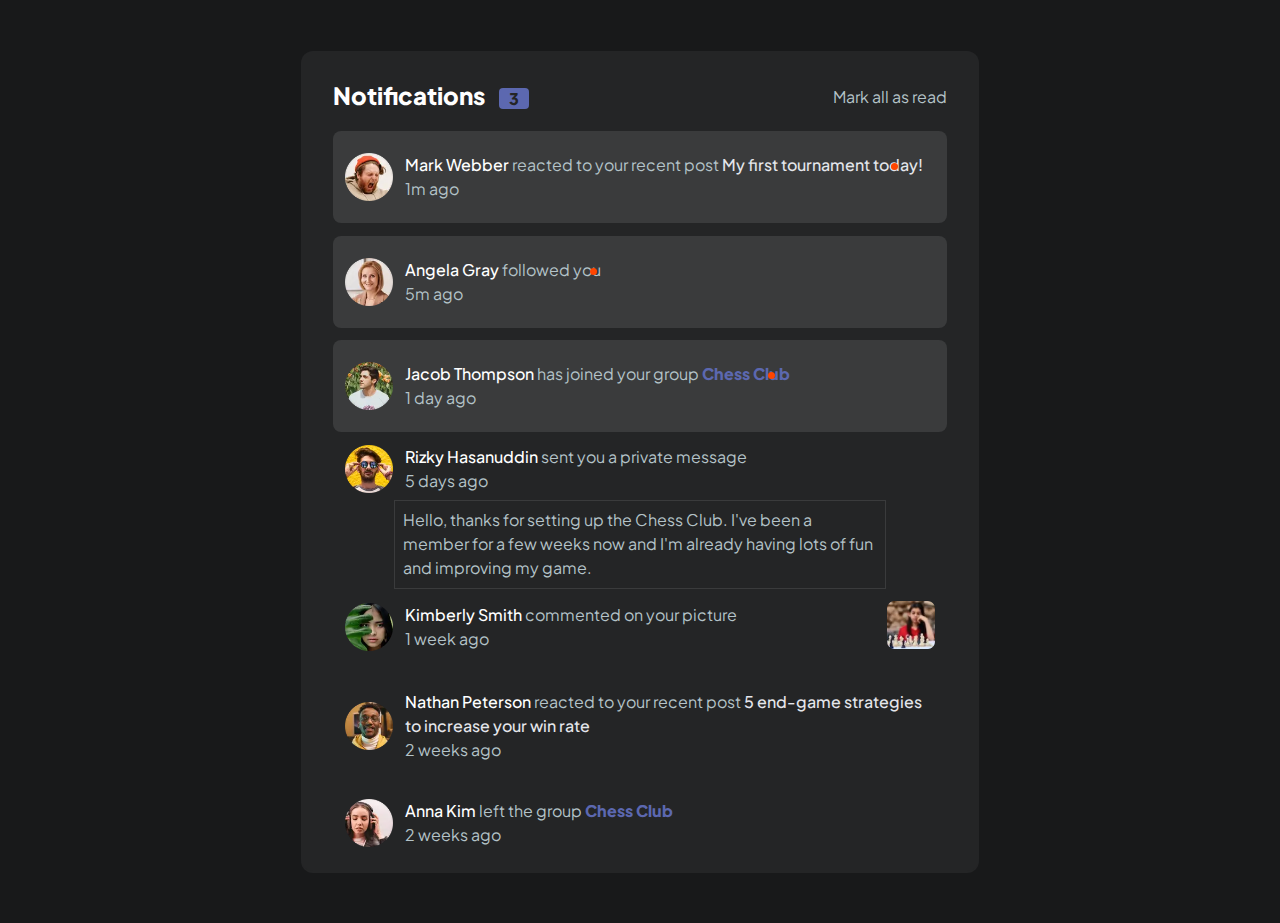
<file: index.html>
<!DOCTYPE html>
<html lang="en">
<head>
  <meta charset="UTF-8">
  <meta name="viewport" content="width=device-width, initial-scale=1.0"> 
  <link rel="icon" type="image/png" sizes="32x32" href="https://cdn5.vectorstock.com/i/1000x1000/81/54/new-notification-icon-vector-19838154.jpg">
  <title>| Notifications page</title>
  <link rel="stylesheet" href="style.css">
</head>

<body>
<main class="main">
<div class="notifications-container">
  <div class="title">
    <p class="bold-1">Notifications <span class="notification-count">3</span></p>
    <p class="small-txt mark-read">Mark all as read</p>
  </div>
<div class="notification unread">
  <img src="assets/images/avatar-mark-webber.webp" alt="avatar">
  <div class="user-name">
   <p><span class="bold">Mark Webber</span> reacted to your recent post <span class="bold-2">My first tournament today!</span><span class="dot-one dot"></span></p>
   <p class="small-txt">1m ago</p>
  </div>
  </div>
<div class="notification unread">
<img src="assets/images/avatar-angela-gray.webp" alt="avatar angela">
<div class="user-name">
<p><span class="bold">Angela Gray</span> followed you<span class="dot-two dot"></span></p>
<p class="small-txt">5m ago</p>
</div>
</div>
<div class="notification unread">
<img src="assets/images/avatar-jacob-thompson.webp" alt="avatar jacob">
<div class="username">
<p><span class="bold">Jacob Thompson</span> has joined your group <span class="blue-txt">Chess Club<span class="dot-three dot"></span</p>
<p class="small-txt">1 day ago</p>
</div>
</div>
<div class="read pvt-msg">
<img src="assets/images/avatar-rizky-hasanuddin.webp" alt="avatar">
<div class="username">
<p><span class="bold">Rizky Hasanuddin</span> sent you a private message</p>
<p class="small-txt">5 days ago</p>
</div>
</div>
<div class="comment">
<p>Hello, thanks for setting up the Chess Club. I've been a member for a few weeks now and 
  I'm already having lots of fun and improving my game.</p>
</div>
<div class="read">
<img src="assets/images/avatar-kimberly-smith.webp" alt="avatar kim">
<div class="username">
<p><span class="bold">Kimberly Smith</span> commented on your picture</p>
<p class="small-txt">1 week ago</p>
</div>
<div class="chess-img">
<img src="assets/images/image-chess.webp" alt="chess image">
</div>
</div>
<div class="read">
<img src="assets/images/avatar-nathan-peterson.webp" alt="avatar">
<div class="user-name">
<p> <span class="bold">Nathan Peterson</span> reacted to your recent post <span class="bold-2">5 end-game strategies to increase your win rate</span></p>
<p class="small-txt">2 weeks ago</p>
</div>
</div>
<div class="read">
<img src="assets/images/avatar-anna-kim.webp" alt="avatar">
<div class="user-name">
<p><span class="bold">Anna Kim</span> left the group <span class="blue-txt">Chess Club</span></p>
<p class="small-txt">2 weeks ago</p>
</div>
</div>
</div>
</main>
  <script src="index.js"></script>
</body>
</html>
</file>
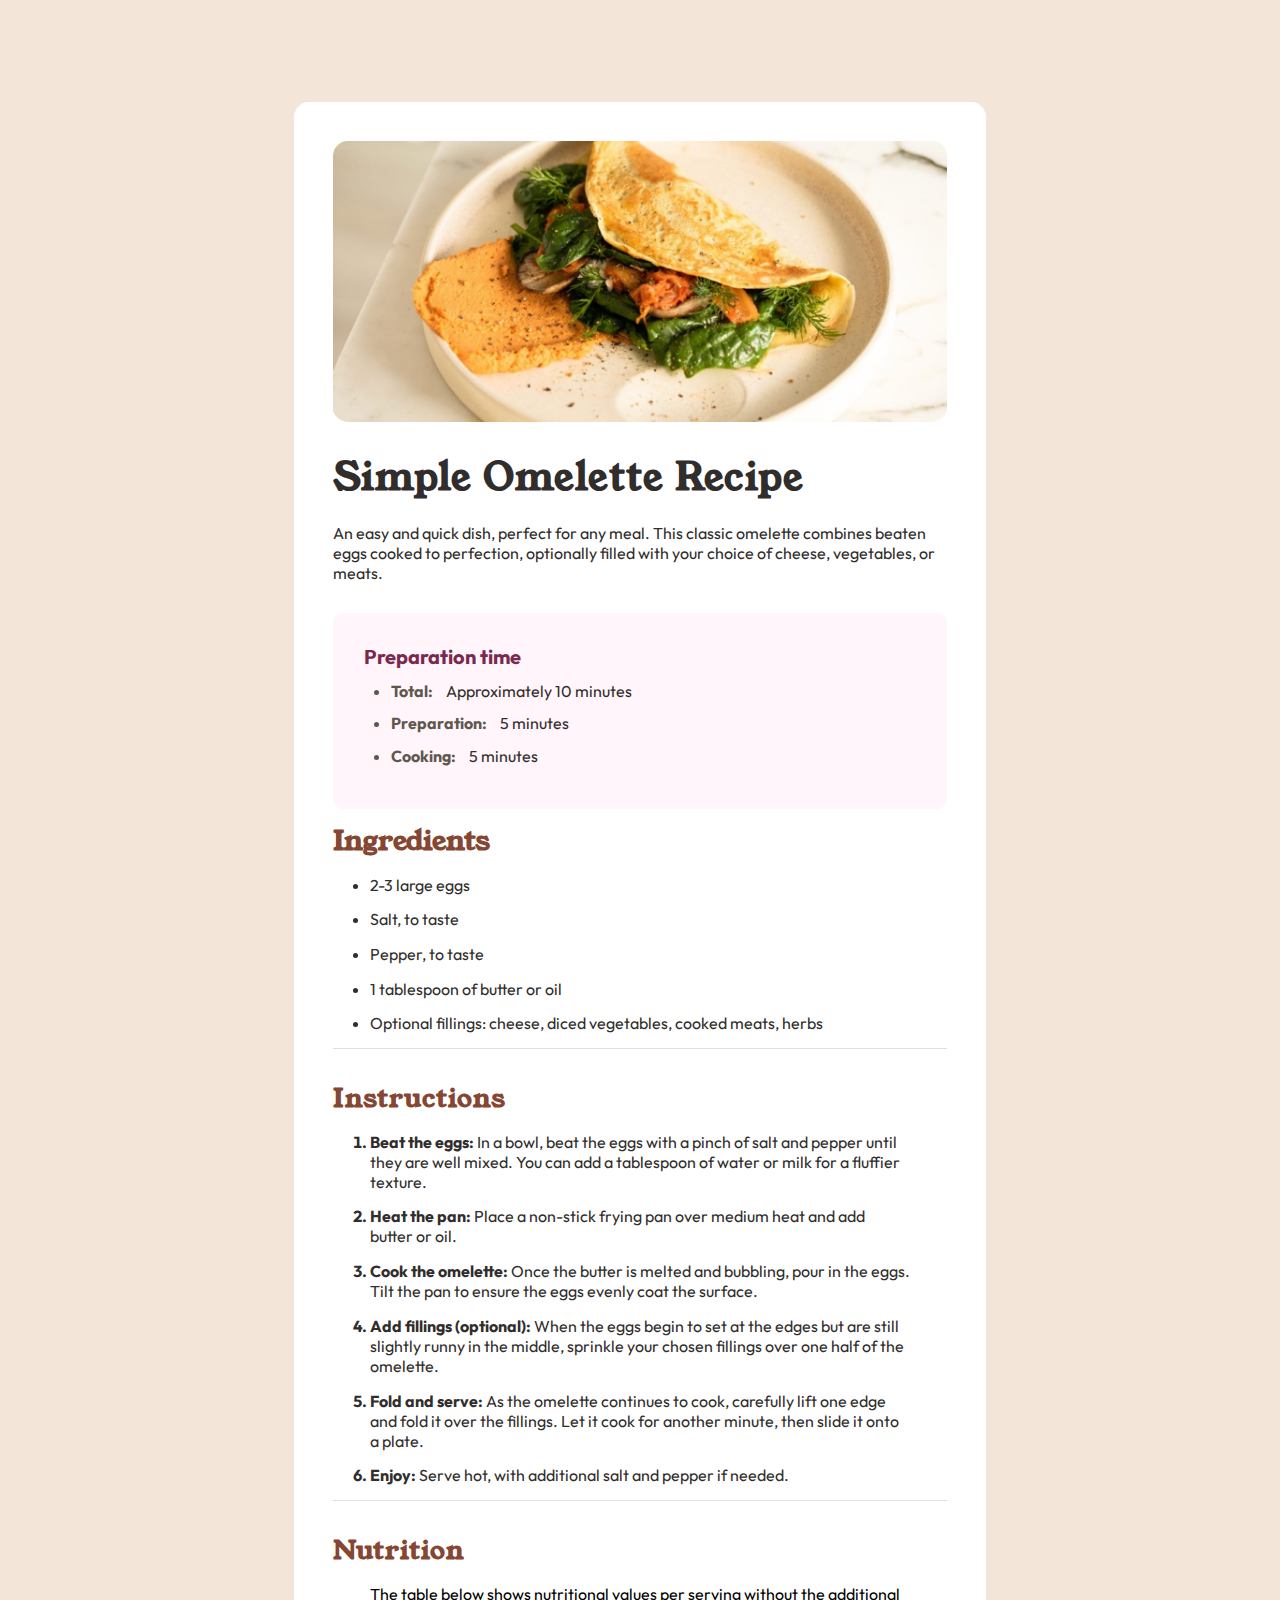
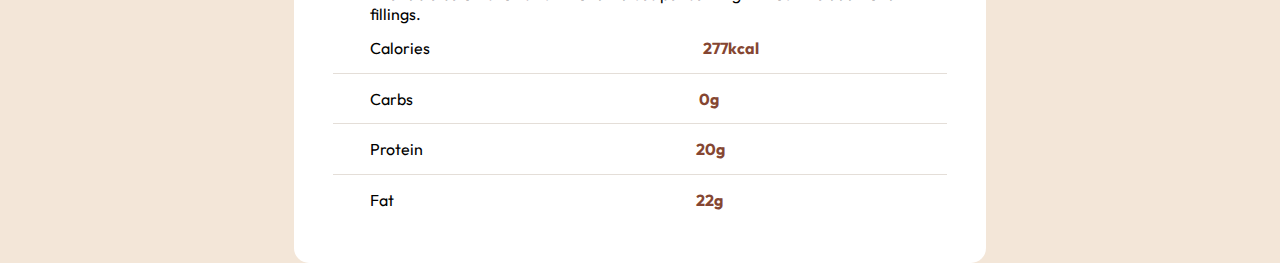
<file: recipe-page/index.html>
<!DOCTYPE html>
<html lang="en">
<head>
  <meta charset="UTF-8">
  <meta name="viewport" content="width=device-width, initial-scale=1.0"> <!-- displays site properly based on user's device -->

  <link rel="icon" type="image/png" sizes="32x32" href="./assets/images/favicon-32x32.png">
  
  <title>Recipe page</title>
  <link rel="stylesheet" href="style.css">
</head>
<body>
  <main class="main">
    <div class="recipe-container">
    <img src="assets/images/image-omelette.jpeg" alt="omlette picture">
    <div class="first-paragraph">
      <h1> Simple Omelette Recipe</h1>
      <p>An easy and quick dish, perfect for any meal. This classic omelette combines beaten eggs cooked 
        to perfection, optionally filled with your choice of cheese, vegetables, or meats.</p>
    </div>
   <div class="prep-time">
    <h2> Preparation time</h2>
    <ul>
      <li> Total: <span>Approximately 10 minutes</span></li>
      <li> Preparation: <span>5 minutes</span></li>
      <li>Cooking: <span>5 minutes</span></li>
    </ul>
   </div>
   <div class="ingridients">
    <h3>Ingredients</h3>
    <ul>
      <li> 2-3 large eggs</li>
      <li> Salt, to taste</li>
      <li> Pepper, to taste</li>
      <li>1 tablespoon of butter or oil</li>
      <li>Optional fillings: cheese, diced vegetables, cooked meats, herbs</li>
    </ul>
   </div>
   <div class="line"></div>
   <div class="instructions">
    <h4>Instructions</h4>
    <ol>
      <li>Beat the eggs: <span>In a bowl, beat the eggs with a pinch of salt and pepper until they are well mixed. 
        You can add a tablespoon of water or milk for a fluffier texture.</span></li>
      <li> Heat the pan: <span>Place a non-stick frying pan over medium heat and add butter or oil.</span></li>
      <li> Cook the omelette: <span>Once the butter is melted and bubbling, pour in the eggs. Tilt the pan to ensure 
        the eggs evenly coat the surface.</span></li>
      <li>Add fillings (optional): <span>When the eggs begin to set at the edges but are still slightly runny in the 
        middle, sprinkle your chosen fillings over one half of the omelette.</span></li>
      <li> Fold and serve: <span>As the omelette continues to cook, carefully lift one edge and fold it over the 
        fillings. Let it cook for another minute, then slide it onto a plate.</span></li>
      <li> Enjoy: <span>Serve hot, with additional salt and pepper if needed.</span></li>
    </ol>
   </div>
   <div class="line"></div>
   <div class="nutrition">
    <h5> Nutrition</h5>
    <p>The table below shows nutritional values per serving without the additional fillings.</p>
    <p>Calories<span class="span1"> 277kcal</span></p>
    <div class="line"></div>
    <p>Carbs<span class="span2">0g</span></p>
    <div class="line"></div>
    <p>Protein<span class="span3"> 20g</span></p>
    <div class="line"></div>
    <p>Fat<span class="span4">22g</span></p>
   </div>
  </div>
  </main>
</body>
</html>
</file>
<file: style.css>
@import url('https://fonts.googleapis.com/css2?family=Plus+Jakarta+Sans:ital,wght@0,200..800;1,200..800&display=swap');


:root {
--body-bg: #18191A;
--notifications-card-bg: #242526;
--notification-bg: #3A3B3C;
--txt-color: #B4C3C8;
--txt-color2: #E4E6EB;
--notification-red:   #FF4500;
--hover-states: #5C68B0;
--bold-txt: #fff;
--comment-hover: #4C5C67;
font-size: 62.5%;
}

*, ::before, ::after {
box-sizing: border-box;
padding: 0;
margin: 0;
}

body {
width: 100vw;
min-height: 100vh;
background-color: var(--body-bg);
font-family: "Plus Jakarta Sans";
color: var(--txt-color);
}

body p {
font-size: 1.6rem;
}

.main {
display: flex;
flex-direction: column;
justify-content: center;
align-items: center;
}

.notifications-container {
width: 53%;
background-color: var(--notifications-card-bg);
padding: 2% 2.5% 0 2.5%;
border-radius: 1.2rem;
line-height: 1.5;
margin-top: 4%;
margin-bottom: 4%;
box-shadow:  0 2px 0 var(--notifications-card-bg);
transition: background-color 0.3s ease, box-shadow 0.3s ease
}

.title {
display: flex;
justify-content: space-between;
margin-bottom: 3%;
}

.small-txt {
font-size: 1.6rem;
cursor: pointer;
}
.mark-read {
margin-top: .8rem;
}
.mark-read:hover {
color: var(--hover-states);
}
.bold {
font-weight: 500;
color: var(--bold-txt);
cursor: pointer;
}

.bold:hover {
color: var(--hover-states);
}

.bold-1 {
font-weight: 800;
color: var(--bold-txt);
font-size: 2.4rem;
}

.bold-2 {
color: var(--txt-color2);
font-weight: 500;
cursor: pointer;
}

.bold-2:hover {
color: var(--hover-states);
}

.blue-txt {
color: var(--hover-states);
font-weight: 800;
cursor: pointer;
}

.notification-count {
margin-left: 1rem;
background-color: var(--hover-states);
padding: 0 1rem;
border-radius: .4rem;
font-size: 1.6rem;
color: var(--notifications-card-bg);
}

.notification, .unread{
background-color: var(--notification-bg);
border-radius: .8rem;
display: flex;
align-items: center;
padding: 3.6% 2%;
margin-bottom: 2%;
position: relative;
}

.read {
display: flex;
align-items: center;
padding: 2%;
margin-bottom: 2%;
}

img {
width: 48px;
margin-right: 2%;
}

.notification p, .comment p {
margin: 0;
}

.comment {
border: var(--notification-bg) .1rem solid;
margin: auto;
width: 80%;
padding: 1.2%;
margin-top: -2.8%;
/* margin-top: -3.8%; */
margin-left: 10%;
}
.pvt-msg {
margin-top: -2%;
}
.comment:hover {
background-color: var(--notification-bg);
cursor: pointer;
}

.chess-img {
margin-left: auto;
cursor: pointer;
}

 .dot-one {
background-color: var(--notification-red);
width: .7rem;
height: .7rem;
border-radius: 50%;
position: absolute;
top: 35%;
right: 8%;
margin-left: 2%;
} 

.dot-two {
background-color: var(--notification-red);
width: .7rem;
height: .7rem;
border-radius: 50%;
position: absolute;
top: 35%;
right: 57%;
margin-left: 2%;
}

.dot-three {
background-color: var(--notification-red);
width: .7rem;
height: .7rem;
border-radius: 50%;
position: absolute;
top: 35%;
right: 28%;
margin-left: 2%;
}

.hidden {
display: none;
}

/* for mobile */
@media only screen and (max-width: 390px) {
.notifications-container {
width: 90%;
padding: 2% 2%;
}

.dot-one {
background-color: var(--notification-red);
width: .7rem;
height: .7rem;
border-radius: 50%;
position: absolute;
top: 58%;
right: 63%;
margin-left: 2%;
} 

.dot-two {
background-color: var(--notification-red);
width: .7rem;
height: .7rem;
border-radius: 50%;
position: absolute;
top: 33%;
right: 20%;
margin-left: 2%;
}

.dot-three {
background-color: var(--notification-red);
width: .7rem;
height: .7rem;
border-radius: 50%;
position: absolute;
top: 48%;
right: 37%;
margin-left: 2%;
}
}
/* media query for tablets */
@media only screen and (min-width: 768px) and (max-width: 1024px) {
    .notifications-container {
    width: 90%;
    }
}
</file>
<file: recipe-page/style.css>
@import url('https://fonts.googleapis.com/css2?family=Young+Serif&display=swap');
  
  @import url('https://fonts.googleapis.com/css2?family=Outfit:wght@400;600;700&display=swap');

  :root {
    font-size: 62.5%;
    --nutmeg:  hsl(14, 45%, 36%);
    --dark-raspberry: hsl(332, 51%, 32%);
    --white: hsl(0, 0%, 100%);
    --rose-white:  hsl(330, 100%, 98%);
    --eggshell: hsl(30, 54%, 90%);
    --light-grey: hsl(30, 18%, 87%);
    --wenge-brown: hsl(30, 10%, 34%);
    --dark-charcoal: hsl(24, 5%, 18%);
  }

  *, ::before, ::after {
    box-sizing: 0;
    margin: 0;
    padding: 0;
}

body {
    width: 100vw;
    min-height: 100vh;
    background-color: var(--eggshell);
}

.main {
    display: flex;
    justify-content: center;
    min-height: 100vh;
    align-items: center;
}

h1, h3, h4, h5 {
    font-family: "Young Serif";
}

body:not(h1, h2, h3, h4, h5) {
    font-size: 1.6rem;
    font-family: Outfit;
}
.recipe-container {
    background-color: var(--white);
    width: 48%;
    padding: 3% 3%;
    border-radius: 15px;
    margin: 8% 0 0 0;
}

img {
    width: 100%;
    border-radius: 15px;
}

.first-paragraph p {
    margin-top: 3%;
    color: var(--dark-charcoal);
}

h1 {
    color: var(--dark-charcoal);
    font-size: 3.8rem;
    font-weight: 700;
    letter-spacing: 1px;
    margin-top: 4%;
}

.prep-time {
    background-color: var(--rose-white);
    padding: 5%;
    border-radius: 10px;
    margin-top: 5%;
}
h2 {
    color: var(--dark-raspberry);
    font-size: 2.0rem;
    font-weight: 700;
    /* letter-spacing: 1px; */
}

.prep-time span {
    color: var(--dark-charcoal);
    margin-left: 2%;
    font-weight: 400;
}

.prep-time li {
    margin:  2.2% 5%;
}

.prep-time li:not(span) {
    color: var(--wenge-brown);
    font-weight: 700;
}

h3 {
    color: var(--nutmeg);
    font-size: 2.8rem;
    margin-top: 2%;
}

.ingridients {
    color: var(--dark-charcoal);
}

.ingridients li, .instructions li  {
    margin: 2.4% 6%;
}

.instructions li:not(span) {
    color: var(--dark-charcoal);
    font-weight: 700;
}

.instructions span {
    font-weight: 400;
}

.nutrition p {
    margin: 2.4% 6%;
}

.line {
    height: 1px;
    width: 100%;
    background-color: var(--light-grey);
}

h4 {
    color: var(--nutmeg);
    font-size: 2.6rem;
    letter-spacing: 1px;
    margin-top: 5%;
}

h5 {
    color: var(--nutmeg);
    font-size: 2.6rem;
    letter-spacing: 1px;
    margin-top: 5%;  
}

.nutrition span {
color: var(--nutmeg);
font-weight: 700;
}

.span1 {
    margin-left: 50%;
}

.span2 {
    margin-left: 53%;
}

.span3 {
    margin-left: 50%;
}

.span4 {
    margin-left: 56%;
} 


@media only screen and (max-width: 600px) {
    .recipe-container {
        width: 90%;
    }
}
</file>
